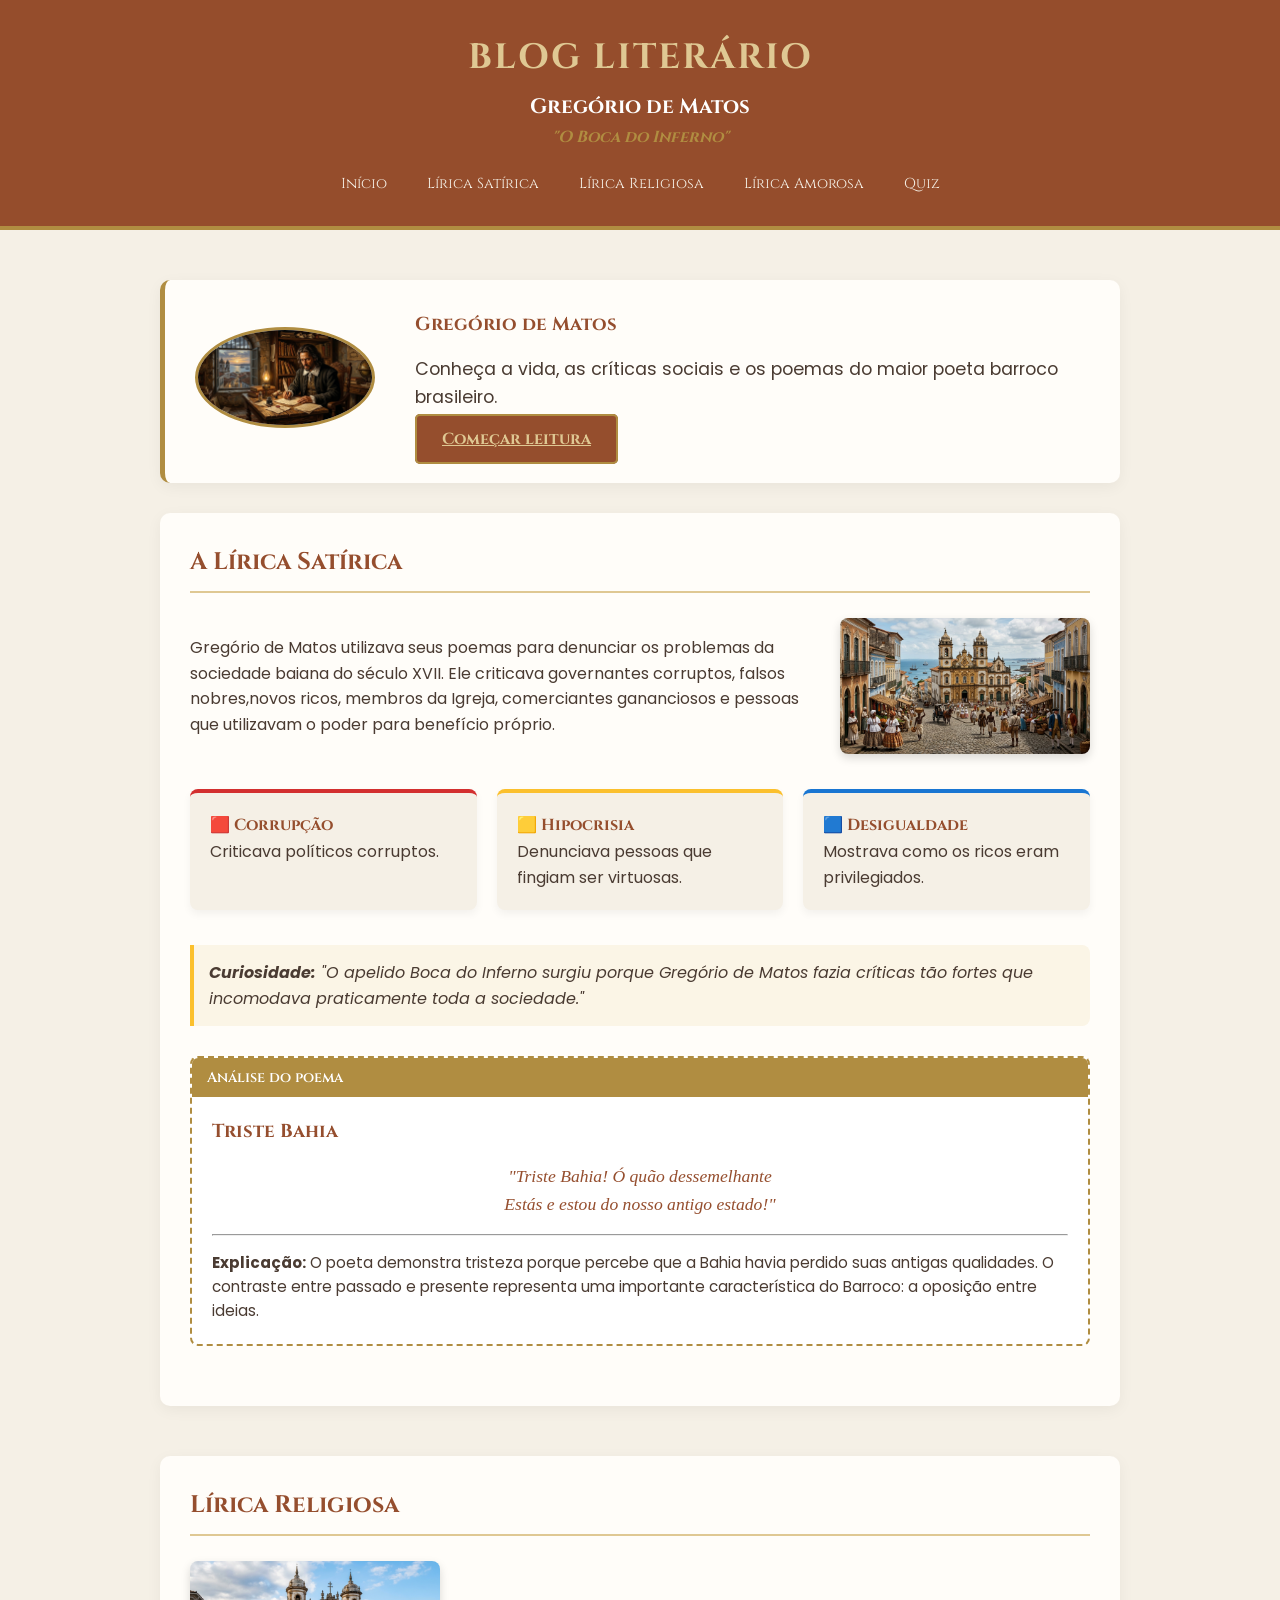
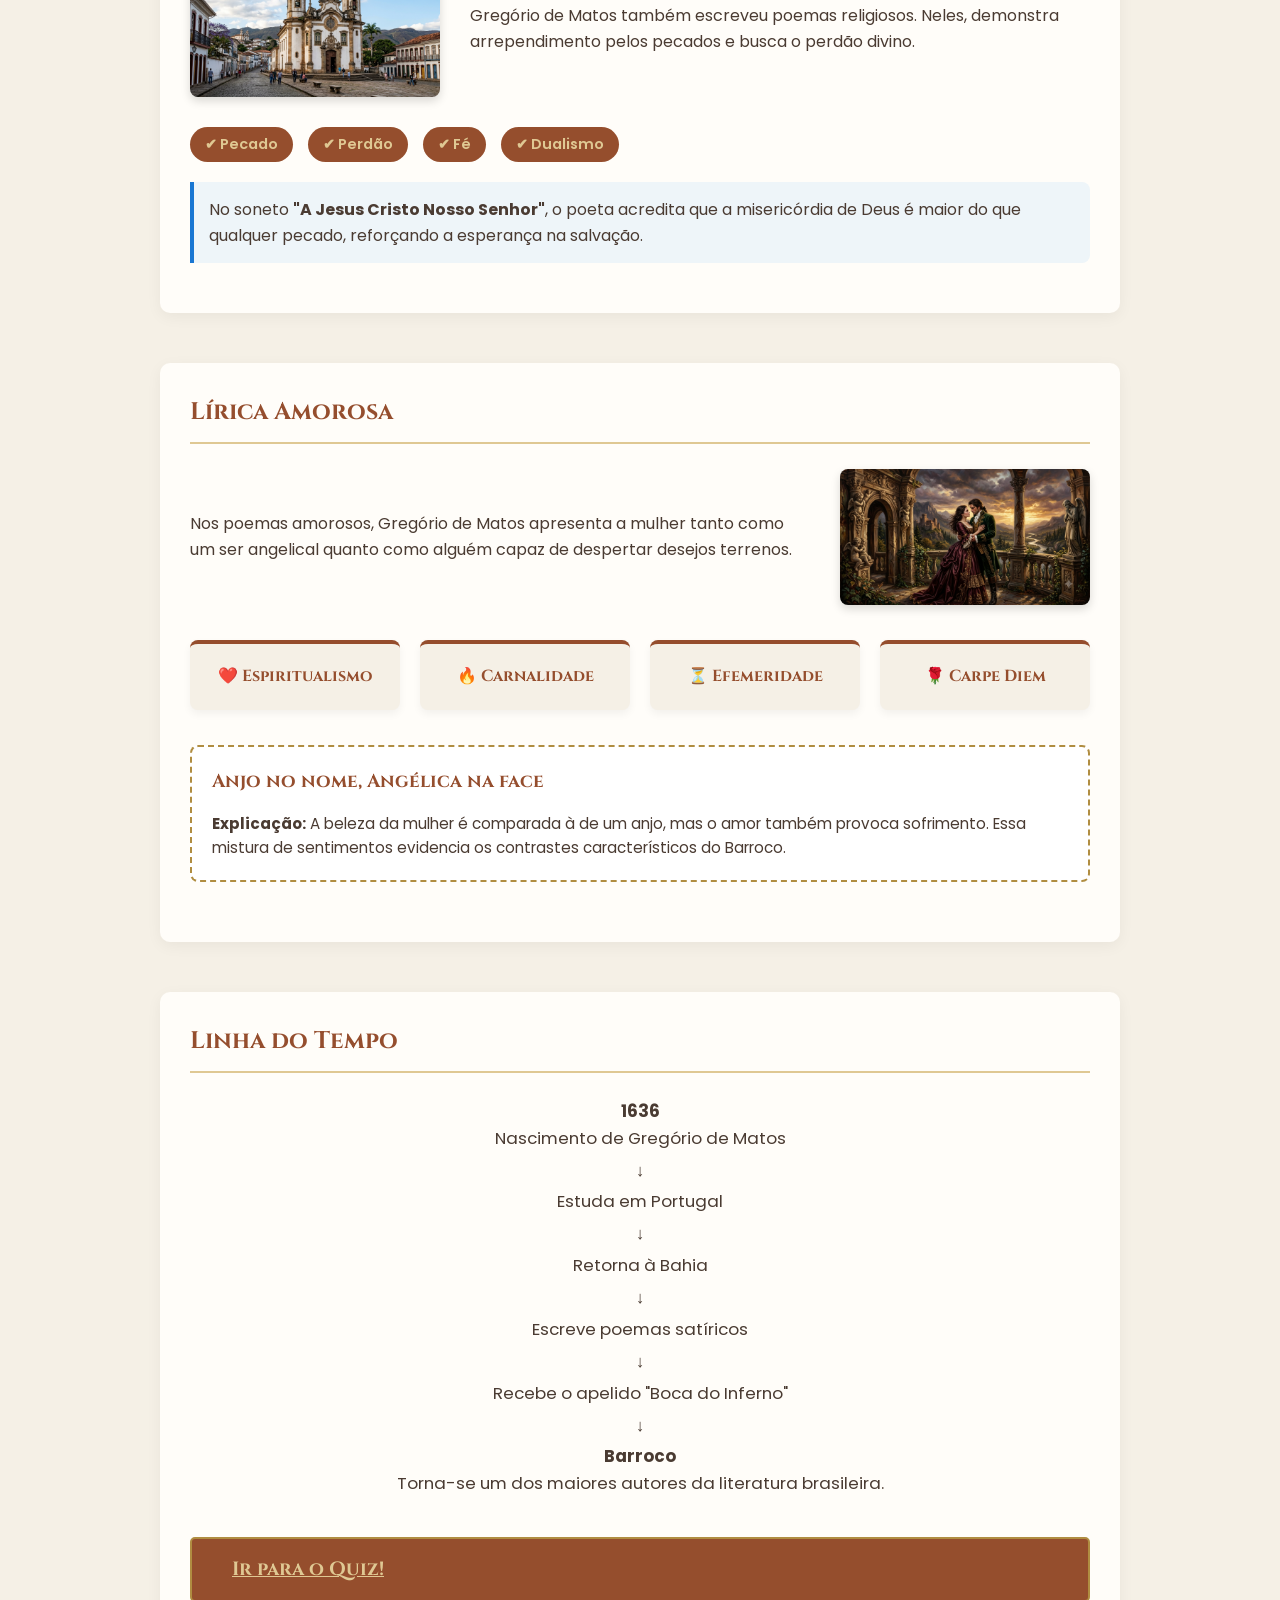
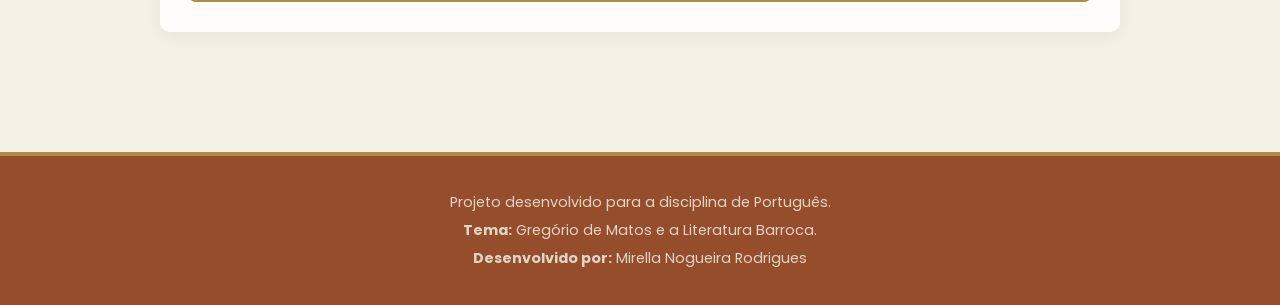
<file: blog.html>
<!DOCTYPE html>
<html lang="pt-BR">
<head>
    <meta charset="UTF-8">
    <meta name="viewport" content="width=device-width, initial-scale=1.0">
    <title>Blog Literário - Gregório de Matos</title>
    <link rel="stylesheet" href="style.css">
    <link href="https://fonts.googleapis.com/css2?family=Cinzel:wght@500;700&family=Poppins:wght@300;400;600&display=swap" rel="stylesheet">
</head>
<body>
    <header class="main-header">
        <div class="header-titles">
            <h1>BLOG LITERÁRIO</h1>
            <h2>Gregório de Matos <span>"O Boca do Inferno"</span></h2>
        </div>
        <nav class="nav-menu">
            <ul>
                <li><a href="#inicio">Início</a></li>
                <li><a href="#satirica">Lírica Satírica</a></li>
                <li><a href="#religiosa">Lírica Religiosa</a></li>
                <li><a href="#amorosa">Lírica Amorosa</a></li>
                <li><a href="quiz.html">Quiz</a></li>
            </ul>
        </nav>
    </header>

    <main class="container">
        <section id="inicio" class="banner">
            <div class="banner-img">
                <img src="gregorio.png" alt="Gregório de Matos">
            </div>
            <div class="banner-content">
                <h3>Gregório de Matos</h3>
                <p class="subtitle">Conheça a vida, as críticas sociais e os poemas do maior poeta barroco brasileiro.</p>
                <a href="#satirica" class="btn-main">Começar leitura</a>
            </div>
        </section>

        <section id="satirica" class="section-content">
            <div class="section-title">
                <h2>A Lírica Satírica</h2>
            </div>
            <div class="two-columns">
                <p>Gregório de Matos utilizava seus poemas para denunciar os problemas da sociedade baiana do século XVII. Ele criticava governantes corruptos, falsos nobres,novos ricos, membros da Igreja, comerciantes gananciosos e pessoas que utilizavam o poder para benefício próprio.</p>
                <img src="barroco.png" alt="Bahia Colonial" class="round-img">
            </div>

            <div class="cards-grid">
                <div class="card card-red">
                    <h4>🟥 Corrupção</h4>
                    <p>Criticava políticos corruptos.</p>
                </div>
                <div class="card card-yellow">
                    <h4>🟨 Hipocrisia</h4>
                    <p>Denunciava pessoas que fingiam ser virtuosas.</p>
                </div>
                <div class="card card-blue">
                    <h4>🟦 Desigualdade</h4>
                    <p>Mostrava como os ricos eram privilegiados.</p>
                </div>
            </div>

            <blockquote class="curiosidade">
                <strong>Curiosidade:</strong> "O apelido Boca do Inferno surgiu porque Gregório de Matos fazia críticas tão fortes que incomodava praticamente toda a sociedade."
            </blockquote>

            <div class="poema-box">
                <div class="poema-header">Análise do poema</div>
                <div class="poema-content">
                    <h3>Triste Bahia</h3>
                    <p class="versos">"Triste Bahia! Ó quão dessemelhante<br>Estás e estou do nosso antigo estado!"</p>
                    <hr>
                    <p class="explicacao"><strong>Explicação:</strong> O poeta demonstra tristeza porque percebe que a Bahia havia perdido suas antigas qualidades. O contraste entre passado e presente representa uma importante característica do Barroco: a oposição entre ideias.</p>
                </div>
            </div>
        </section>

        <section id="religiosa" class="section-content">
            <div class="section-title">
                <h2>Lírica Religiosa</h2>
            </div>
            <div class="two-columns reverse">
                <p>Gregório de Matos também escreveu poemas religiosos. Neles, demonstra arrependimento pelos pecados e busca o perdão divino.</p>
                <img src="igreja.png" alt="Igreja Barroca" class="round-img">
            </div>

            <div class="caracteristicas-flex">
                <div class="badge">✔ Pecado</div>
                <div class="badge">✔ Perdão</div>
                <div class="badge">✔ Fé</div>
                <div class="badge">✔ Dualismo</div>
            </div>

            <div class="destaque-box">
                <p>No soneto <strong>"A Jesus Cristo Nosso Senhor"</strong>, o poeta acredita que a misericórdia de Deus é maior do que qualquer pecado, reforçando a esperança na salvação.</p>
            </div>
        </section>

        <section id="amorosa" class="section-content">
            <div class="section-title">
                <h2>Lírica Amorosa</h2>
            </div>
            <div class="two-columns">
                <p>Nos poemas amorosos, Gregório de Matos apresenta a mulher tanto como um ser angelical quanto como alguém capaz de despertar desejos terrenos.</p>
                <img src="amor.png" alt="Romântico Barroco" class="round-img">
            </div>

            <div class="cards-grid cols-4">
                <div class="card text-center"><h4>❤️ Espiritualismo</h4></div>
                <div class="card text-center"><h4>🔥 Carnalidade</h4></div>
                <div class="card text-center"><h4>⏳ Efemeridade</h4></div>
                <div class="card text-center"><h4>🌹 Carpe Diem</h4></div>
            </div>

            <div class="poema-box">
                <div class="poema-content">
                    <h3>Anjo no nome, Angélica na face</h3>
                    <p class="explicacao"><strong>Explicação:</strong> A beleza da mulher é comparada à de um anjo, mas o amor também provoca sofrimento. Essa mistura de sentimentos evidencia os contrastes característicos do Barroco.</p>
                </div>
            </div>
        </section>

        <section class="section-content">
            <div class="section-title">
                <h2>Linha do Tempo</h2>
            </div>
            <div class="timeline">
                <div class="timeline-item"><strong>1636</strong> <p>Nascimento de Gregório de Matos</p></div>
                <div class="timeline-item"><strong>↓</strong></div>
                <div class="timeline-item"><p>Estuda em Portugal</p></div>
                <div class="timeline-item"><strong>↓</strong></div>
                <div class="timeline-item"><p>Retorna à Bahia</p></div>
                <div class="timeline-item"><strong>↓</strong></div>
                <div class="timeline-item"><p>Escreve poemas satíricos</p></div>
                <div class="timeline-item"><strong>↓</strong></div>
                <div class="timeline-item"><p>Recebe o apelido "Boca do Inferno"</p></div>
                <div class="timeline-item"><strong>↓</strong></div>
                <div class="timeline-item"><strong>Barroco</strong> <p>Torna-se um dos maiores autores da literatura brasileira.</p></div>
            </div>
            <div class="center-btn">
                <a href="quiz.html" class="btn-main big-btn">Ir para o Quiz!</a>
            </div>
        </section>
    </main>

    <footer class="main-footer">
        <p>Projeto desenvolvido para a disciplina de Português.</p>
        <p><strong>Tema:</strong> Gregório de Matos e a Literatura Barroca.</p>
        <p><strong>Desenvolvido por:</strong> Mirella Nogueira Rodrigues</p>
    </footer>
</body>
</html>
</file>
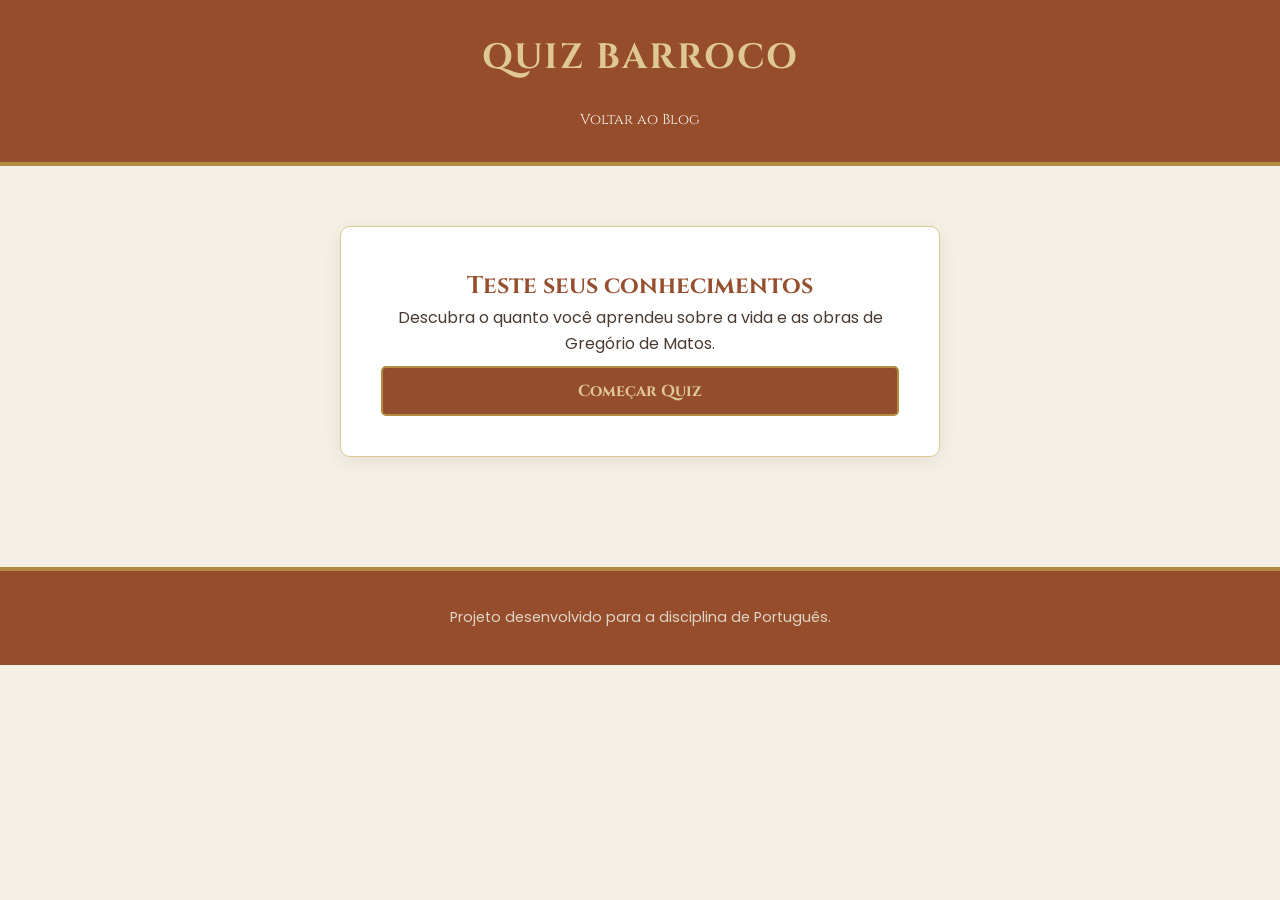
<file: quiz.html>
<!DOCTYPE html>
<html lang="pt-BR">
<head>
    <meta charset="UTF-8">
    <meta name="viewport" content="width=device-width, initial-scale=1.0">
    <title>Quiz - Gregório de Matos</title>
    <link rel="stylesheet" href="style.css">
    <link href="https://fonts.googleapis.com/css2?family=Cinzel:wght@500;700&family=Poppins:wght@300;400;600&display=swap" rel="stylesheet">
</head>
<body>
    <header class="main-header">
        <div class="header-titles">
            <h1>QUIZ BARROCO</h1>
        </div>
        <nav class="nav-menu">
            <ul>
                <li><a href="blog.html">Voltar ao Blog</a></li>
            </ul>
        </nav>
    </header>

    <main class="container">
        <div id="quiz-start" class="quiz-box text-center">
            <h2>Teste seus conhecimentos</h2>
            <p>Descubra o quanto você aprendeu sobre a vida e as obras de Gregório de Matos.</p>
            <button id="btn-start-quiz" class="btn-main">Começar Quiz</button>
        </div>

        <div id="quiz-container" class="quiz-box hidden">
            <form id="quiz-form">
                
                <div class="question" id="q1">
                    <h3>1. Quem era o principal alvo das críticas de Gregório de Matos?</h3>
                    <label><input type="radio" name="p1" value="incorrect"> Agricultores</label>
                    <label><input type="radio" name="p1" value="incorrect"> Escravos</label>
                    <label><input type="radio" name="p1" value="correct"> Governantes corruptos</label>
                    <label><input type="radio" name="p1" value="incorrect"> Soldados</label>
                </div>

                <div class="question hidden" id="q2">
                    <h3>2. Qual poema demonstra tristeza pela situação da Bahia?</h3>
                    <label><input type="radio" name="p2" value="incorrect"> Amor é fogo</label>
                    <label><input type="radio" name="p2" value="correct"> Triste Bahia</label>
                    <label><input type="radio" name="p2" value="incorrect"> Canção do Exílio</label>
                    <label><input type="radio" name="p2" value="incorrect"> Navio Negreiro</label>
                </div>

                <div class="question hidden" id="q3">
                    <h3>3. Na Lírica Religiosa, o poeta demonstra:</h3>
                    <label><input type="radio" name="p3" value="incorrect"> Orgulho</label>
                    <label><input type="radio" name="p3" value="incorrect"> Alegria</label>
                    <label><input type="radio" name="p3" value="correct"> Arrependimento pelos pecados</label>
                    <label><input type="radio" name="p3" value="incorrect"> Desejo de riqueza</label>
                </div>

                <div class="question hidden" id="q4">
                    <h3>4. O dualismo representa:</h3>
                    <label><input type="radio" name="p4" value="incorrect"> Humor</label>
                    <label><input type="radio" name="p4" value="correct"> Conflito entre pecado e perdão</label>
                    <label><input type="radio" name="p4" value="incorrect"> Guerra</label>
                    <label><input type="radio" name="p4" value="indigo"> Política</label>
                </div>

                <div class="question hidden" id="q5">
                    <h3>5. Carpe Diem significa:</h3>
                    <label><input type="radio" name="p5" value="incorrect"> Esquecer o passado</label>
                    <label><input type="radio" name="p5" value="correct"> Aproveitar a vida enquanto há tempo</label>
                    <label><input type="radio" name="p5" value="incorrect"> Trabalhar muito</label>
                    <label><input type="radio" name="p5" value="incorrect"> Ser religioso</label>
                </div>

                <div class="question hidden" id="q6">
                    <h3>6. Qual apelido Gregório de Matos recebeu?</h3>
                    <label><input type="radio" name="p6" value="incorrect"> Poeta do Amor</label>
                    <label><input type="radio" name="p6" value="correct"> Boca do Inferno</label>
                    <label><input type="radio" name="p6" value="incorrect"> Mestre Barroco</label>
                    <label><input type="radio" name="p6" value="incorrect"> Anjo da Bahia</label>
                </div>

                <button type="button" id="btn-next" class="btn-main">Avançar</button>
            </form>
        </div>

        <div id="quiz-result" class="quiz-box text-center hidden">
            </div>
    </main>

    <footer class="main-footer">
        <p>Projeto desenvolvido para a disciplina de Português.</p>
    </footer>

    <script src="script.js"></script>
</body>
</html>
</file>
<file: style.css>
/* Definições de Cores e Fontes Globais */
:root {
    --bg-pergaminho: #f5f0e6;
    --marrom-escuro: #914725f5;
    --dourado: #b08d41;
    --dourado-claro: #dfc893;
    --branco-card: #fffdf9;
    --texto: #4a3b32;
    --red: #d32f2f;
    --yellow: #fbc02d;
    --blue: #1976d2;
}

* {
    margin: 0;
    padding: 0;
    box-sizing: border-box;
}

body {
    background-color: var(--bg-pergaminho);
    color: var(--texto);
    font-family: 'Poppins', sans-serif;
    line-height: 1.6;
}

/* Centralizador de conteúdo */
.container {
    max-width: 1000px;
    margin: 0 auto;
    padding: 20px;
}

/* Títulos em Estilo Clássico */
h1, h2, h3, h4 {
    font-family: 'Cinzel', serif;
    color: var(--marrom-escuro);
    font-weight: 700;
}

/* ================= TELA DE LOGIN ================= */
.body-login {
    display: flex;
    justify-content: center;
    align-items: center;
    min-height: 100vh;
    background: linear-gradient(rgba(183, 69, 17, 0.495), rgba(61, 39, 29, 0.4)), url('imagens/igreja.jpg') center/cover;
}

.login-container {
    background-color: var(--branco-card);
    padding: 40px;
    border-radius: 10px;
    box-shadow: 0 10px 25px rgba(0,0,0,0.2);
    border: 2px solid var(--dourado);
    width: 100%;
    max-width: 450px;
    text-align: center;
}

.login-container h1 {
    font-size: 2rem;
    margin-bottom: 5px;
    color: var(--dourado);
}

.login-container h2 {
    font-size: 1.2rem;
    margin-bottom: 25px;
}

.input-group {
    text-align: left;
    margin-bottom: 15px;
}

.input-group label {
    font-size: 0.85rem;
    font-weight: 600;
    color: var(--marrom-escuro);
    display: block;
    margin-bottom: 5px;
}

.input-group input {
    width: 100%;
    padding: 10px;
    border: 1px solid var(--dourado-claro);
    border-radius: 5px;
    background-color: var(--bg-pergaminho);
    font-family: 'Poppins', sans-serif;
    outline: none;
    transition: 0.3s;
}

.input-group input:focus {
    border-color: var(--dourado);
    box-shadow: 0 0 5px rgba(185, 148, 69, 0.4);
}

/* Botão Padrão */
.btn-main {
    background-color: var(--marrom-escuro);
    color: var(--dourado-claro);
    border: 2px solid var(--dourado);
    padding: 12px 25px;
    font-family: 'Cinzel', serif;
    font-weight: 700;
    font-size: 1rem;
    border-radius: 5px;
    cursor: pointer;
    transition: all 0.3s ease;
    width: 100%;
    margin-top: 10px;
}

.btn-main:hover {
    background-color: var(--dourado);
    color: var(--marrom-escuro);
    box-shadow: 0 4px 15px rgba(181, 130, 21, 0.471);
}

/* ================= BLOG LAYOUT ================= */
.main-header {
    background-color: var(--marrom-escuro);
    color: var(--bg-pergaminho);
    text-align: center;
    padding: 30px 10px;
    border-bottom: 4px solid var(--dourado);
}

.header-titles h1 {
    color: var(--dourado-claro);
    font-size: 2.2rem;
    letter-spacing: 2px;
}

.header-titles h2 {
    color: #fff;
    font-size: 1.3rem;
    margin-top: 5px;
}

.header-titles h2 span {
    color: var(--dourado);
    display: block;
    font-size: 1rem;
    font-style: italic;
}

/* Menu de Navegação */
.nav-menu {
    margin-top: 20px;
}

.nav-menu ul {
    list-style: none;
    display: flex;
    justify-content: center;
    gap: 20px;
    flex-wrap: wrap;
}

.nav-menu a {
    color: var(--bg-pergaminho);
    text-decoration: none;
    font-family: 'Cinzel', serif;
    font-size: 0.9rem;
    padding: 5px 10px;
    transition: 0.3s;
}

.nav-menu a:hover {
    color: var(--dourado);
}

/* Banner */
.banner {
    display: flex;
    align-items: center;
    gap: 40px;
    background-color: var(--branco-card);
    padding: 30px;
    border-radius: 10px;
    margin: 30px 0;
    box-shadow: 0 4px 15px rgba(0,0,0,0.05);
    border-left: 5px solid var(--dourado);
}

.banner-img img {
    max-width: 180px;
    border-radius: 50%;
    border: 3px solid var(--dourado);
}

.banner-content .subtitle {
    font-size: 1.1rem;
    margin: 15px 0;
}

.banner-content .btn-main {
    width: auto;
}

/* Seções Gerais */
.section-content {
    margin-bottom: 50px;
    background-color: var(--branco-card);
    padding: 30px;
    border-radius: 10px;
    box-shadow: 0 4px 15px rgba(0,0,0,0.05);
}

.section-title {
    margin-bottom: 25px;
    border-bottom: 2px solid var(--dourado-claro);
    padding-bottom: 10px;
}

.two-columns {
    display: flex;
    gap: 30px;
    align-items: center;
    margin-bottom: 30px;
}

.two-columns.reverse {
    flex-direction: row-reverse;
}

.round-img {
    max-width: 250px;
    height: auto;
    border-radius: 8px;
    box-shadow: 0 4px 10px rgba(0,0,0,0.15);
}

/* Cards com efeitos de Hover */
.cards-grid {
    display: grid;
    grid-template-columns: repeat(auto-fit, minmax(250px, 1fr));
    gap: 20px;
    margin: 35px 0;
}

.cols-4 {
    grid-template-columns: repeat(auto-fit, minmax(200px, 1fr));
}

.card {
    background: var(--bg-pergaminho);
    padding: 20px;
    border-radius: 8px;
    box-shadow: 0 4px 8px rgba(0,0,0,0.05);
    border-top: 4px solid var(--marrom-escuro);
    transition: transform 0.3s ease, box-shadow 0.3s ease;
}

.card:hover {
    transform: translateY(-5px);
    box-shadow: 0 8px 16px rgba(0,0,0,0.12);
}

.card-red { border-top-color: var(--red); }
.card-yellow { border-top-color: var(--yellow); }
.card-blue { border-top-color: var(--blue); }

.text-center { text-align: center; }

/* Blocos de destaque e curiosidade */
.curiosidade {
    background-color: #fbf5e6;
    border-left: 4px solid var(--yellow);
    padding: 15px;
    margin: 20px 0;
    font-style: italic;
    border-radius: 0 8px 8px 0;
}

.destaque-box {
    background-color: #eef5f9;
    border-left: 4px solid var(--blue);
    padding: 15px;
    margin: 20px 0;
    border-radius: 0 8px 8px 0;
}

/* Bloco de Análise do Poema */
.poema-box {
    border: 2px dashed var(--dourado);
    border-radius: 8px;
    margin: 30px 0;
    background: #fff;
    overflow: hidden;
}

.poema-header {
    background-color: var(--dourado);
    color: white;
    padding: 8px 15px;
    font-family: 'Cinzel', serif;
    font-weight: 600;
    font-size: 0.9rem;
}

.poema-content {
    padding: 20px;
}

.versos {
    font-family: 'Georgia', serif;
    font-style: italic;
    font-size: 1.1rem;
    text-align: center;
    margin: 15px 0;
    color: var(--marrom-escuro);
}

.explicacao {
    margin-top: 15px;
    font-size: 0.95rem;
}

/* Badges horizontais */
.caracteristicas-flex {
    display: flex;
    gap: 15px;
    flex-wrap: wrap;
    margin: 20px 0;
}

.badge {
    background-color: var(--marrom-escuro);
    color: var(--dourado-claro);
    padding: 6px 15px;
    border-radius: 20px;
    font-size: 0.9rem;
    font-weight: 600;
}

/* Linha do Tempo simples e clean */
.timeline {
    text-align: center;
    max-width: 500px;
    margin: 0 auto;
}

.timeline-item {
    margin: 5px 0;
    font-size: 1.05rem;
}

.center-btn {
    display: flex;
    justify-content: center;
    margin-top: 30px;
}

.big-btn {
    font-size: 1.2rem;
    padding: 15px 40px;
}

/* Rodapé */
.main-footer {
    background-color: var(--marrom-escuro);
    color: #dfd5c6;
    text-align: center;
    padding: 30px 20px;
    margin-top: 50px;
    border-top: 4px solid var(--dourado);
    font-size: 0.9rem;
}

.main-footer p {
    margin: 5px 0;
}

/* ================= QUIZ INTERATIVO ================= */
.quiz-box {
    background: white;
    padding: 40px;
    border-radius: 10px;
    box-shadow: 0 4px 20px rgba(0,0,0,0.08);
    border: 1px solid var(--dourado-claro);
    margin: 40px auto;
    max-width: 600px;
}

.question h3 {
    font-size: 1.2rem;
    margin-bottom: 20px;
}

.question label {
    display: block;
    background: var(--bg-pergaminho);
    padding: 12px 15px;
    margin-bottom: 10px;
    border-radius: 6px;
    cursor: pointer;
    transition: 0.2s;
    border: 1px solid transparent;
}

.question label:hover {
    background-color: var(--dourado-claro);
    border-color: var(--dourado);
}

.question input[type="radio"] {
    margin-right: 10px;
    transform: scale(1.2);
    accent-color: var(--marrom-escuro);
}

.hidden {
    display: none !important;
}

/* Responsividade Básica */
@media (max-width: 768px) {
    .two-columns, .two-columns.reverse {
        flex-direction: column;
        text-align: center;
    }
    .banner {
        flex-direction: column;
        text-align: center;
    }
}
</file>
